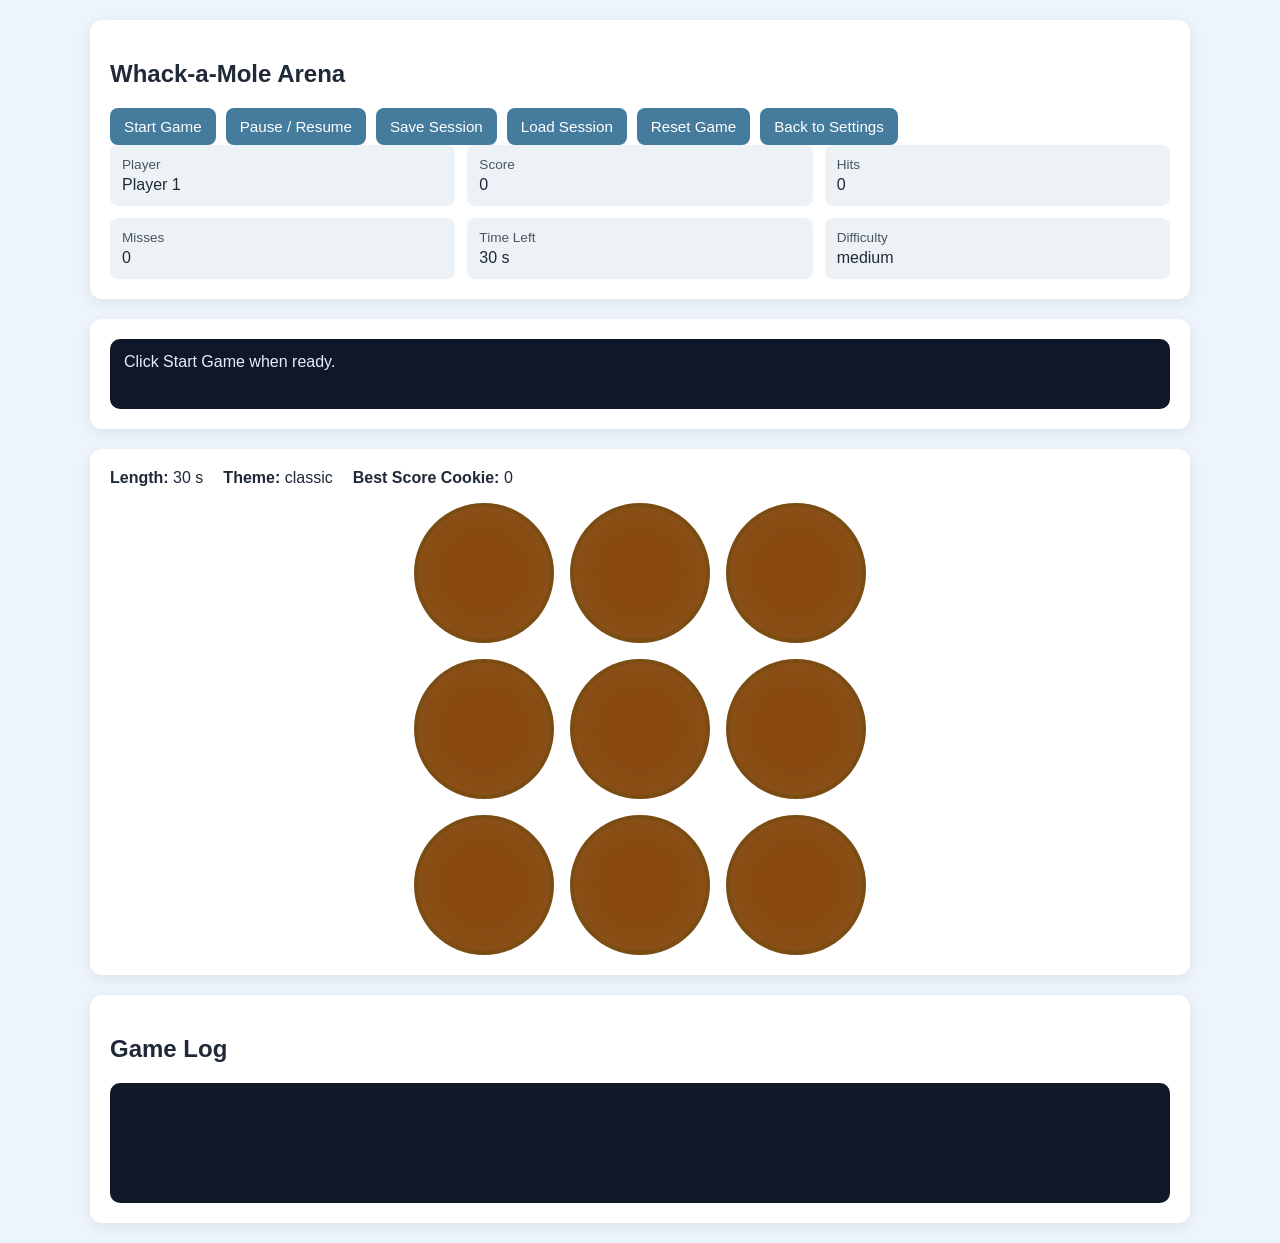
<file: game.html>
<!DOCTYPE html>
<html lang="en">

<head>
    <meta charset="UTF-8" />
    <meta name="viewport" content="width=device-width, initial-scale=1.0" />
    <title>Whack-a-Mole Game</title>
    <link rel="stylesheet" href="styles.css" />
</head>

<body>
    <main class="game-window-wrap">
        <section class="card">
            <h1>Whack-a-Mole Arena</h1>

            <div class="button-row">
                <button id="startBtn" type="button">Start Game</button>
                <button id="pauseBtn" type="button">Pause / Resume</button>
                <button id="saveBtn" type="button">Save Session</button>
                <button id="loadBtn" type="button">Load Session</button>
                <button id="resetBtn" type="button">Reset Game</button>
                <button id="backBtn" type="button">Back to Settings</button>
            </div>

            <div class="stats-grid game-stats-grid">
                <div class="stat-box">
                    <span class="label">Player</span>
                    <span id="displayPlayer">-</span>
                </div>
                <div class="stat-box">
                    <span class="label">Score</span>
                    <span id="displayScore">0</span>
                </div>
                <div class="stat-box">
                    <span class="label">Hits</span>
                    <span id="displayHits">0</span>
                </div>
                <div class="stat-box">
                    <span class="label">Misses</span>
                    <span id="displayMisses">0</span>
                </div>
                <div class="stat-box">
                    <span class="label">Time Left</span>
                    <span id="displayTimeLeft">0 s</span>
                </div>
                <div class="stat-box">
                    <span class="label">Difficulty</span>
                    <span id="displayDifficulty">-</span>
                </div>
            </div>
        </section>

        <section class="card">
            <div id="messageArea" class="message-area">Click Start Game when ready.</div>
        </section>

        <section class="card">
            <div id="boardInfo" class="board-info">
                <span><strong>Length:</strong> <span id="displayGameLength">-</span></span>
                <span><strong>Theme:</strong> <span id="displayTheme">-</span></span>
                <span><strong>Best Score Cookie:</strong> <span id="displayBestScore">0</span></span>
            </div>

            <div id="moleGrid" class="mole-grid">
                <button class="mole-hole" data-index="0"><span class="mole"> </span></button>
                <button class="mole-hole" data-index="1"><span class="mole"> </span></button>
                <button class="mole-hole" data-index="2"><span class="mole"> </span></button>
                <button class="mole-hole" data-index="3"><span class="mole"> </span></button>
                <button class="mole-hole" data-index="4"><span class="mole"> </span></button>
                <button class="mole-hole" data-index="5"><span class="mole"> </span></button>
                <button class="mole-hole" data-index="6"><span class="mole"> </span></button>
                <button class="mole-hole" data-index="7"><span class="mole"> </span></button>
                <button class="mole-hole" data-index="8"><span class="mole"> </span></button>
            </div>
        </section>

        <section class="card">
            <h2>Game Log</h2>
            <div id="logArea" class="log-area"></div>
        </section>
    </main>

    <script src="game.js"></script>
</body>

</html>
</file>
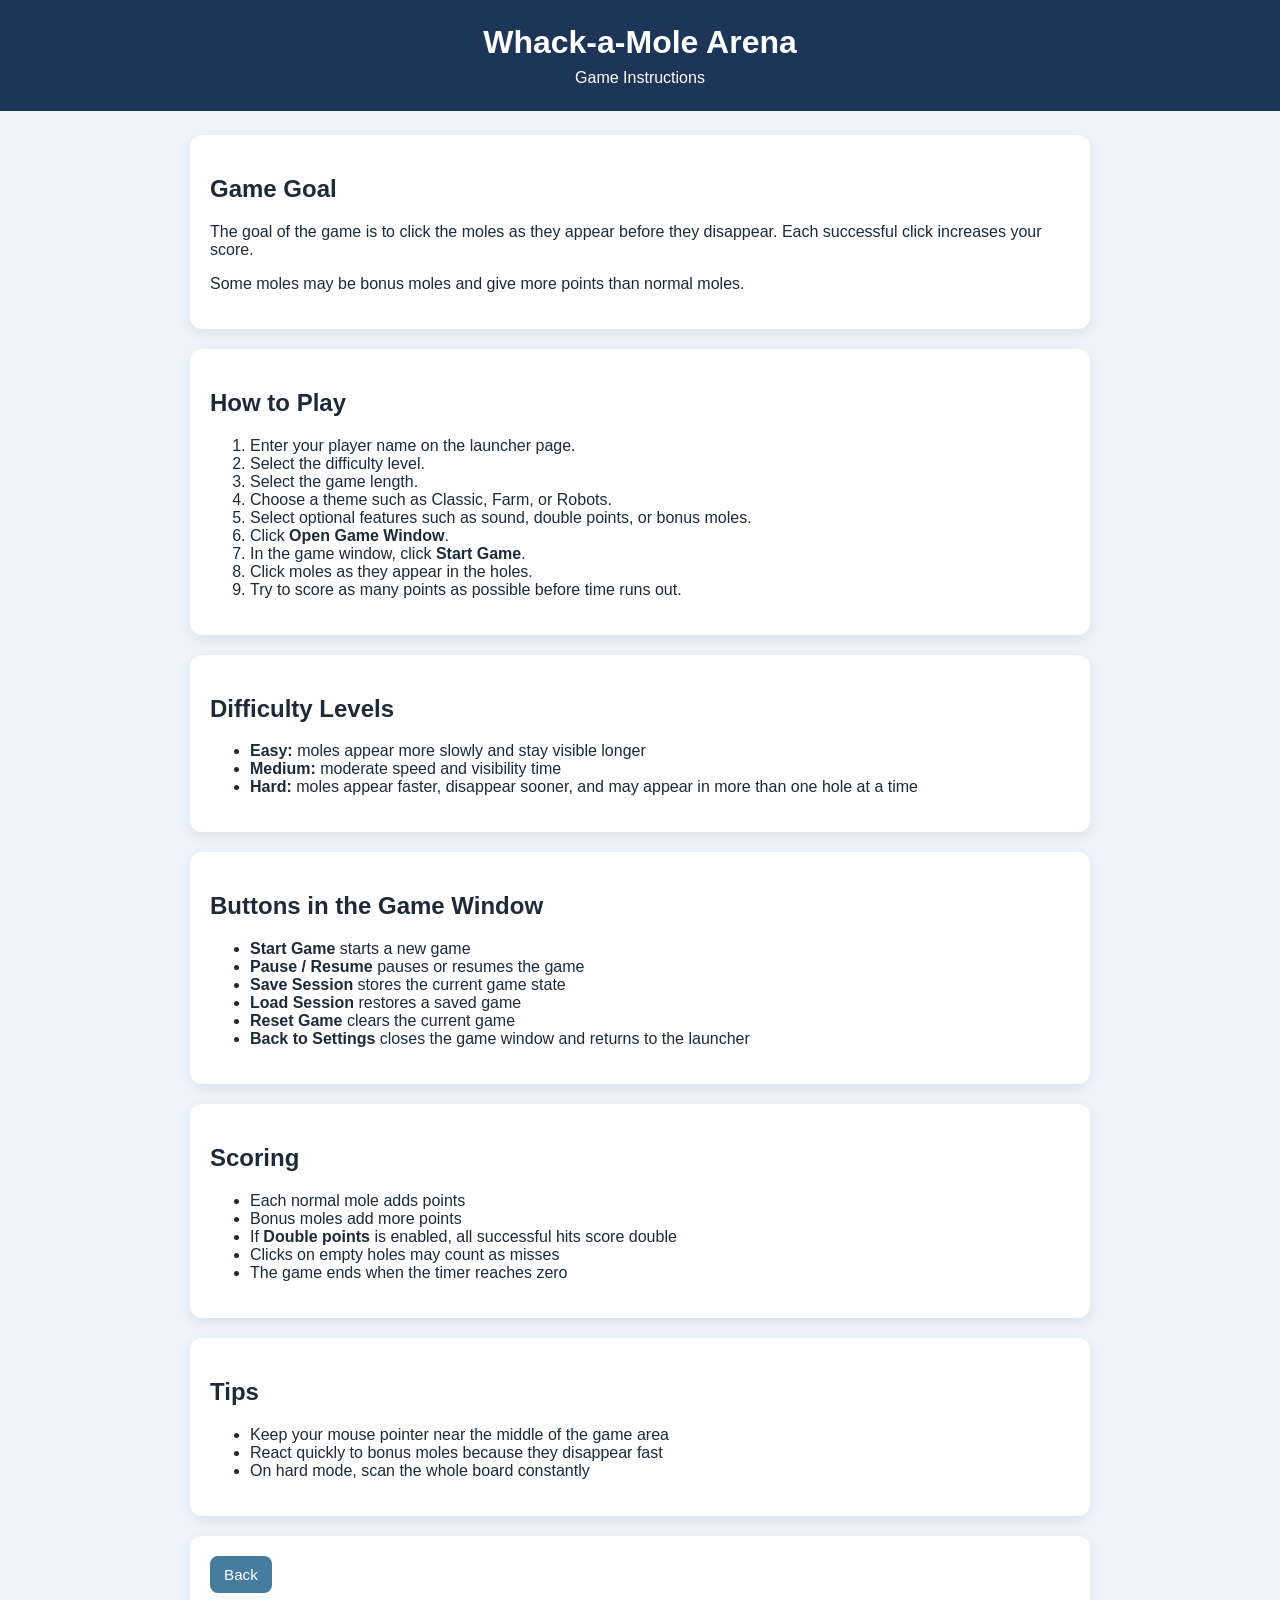
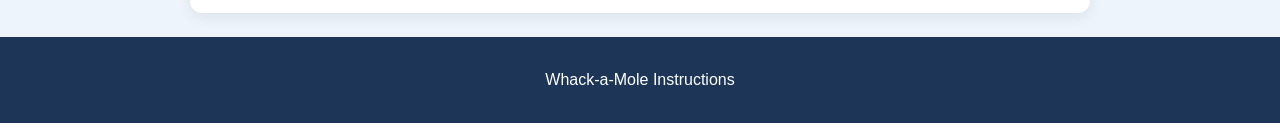
<file: instructions.html>
<!doctype html>
<html lang="en">
  <head>
    <meta charset="UTF-8" />
    <meta name="viewport" content="width=device-width, initial-scale=1.0" />
    <title>Whack-a-Mole Instructions</title>
    <link rel="stylesheet" href="styles.css" />
  </head>
  <body>
    <header class="page-header">
      <h1>Whack-a-Mole Arena</h1>
      <p>Game Instructions</p>
    </header>

    <main class="container">
      <section class="card">
        <h2>Game Goal</h2>
        <p>
          The goal of the game is to click the moles as they appear before they
          disappear. Each successful click increases your score.
        </p>
        <p>
          Some moles may be bonus moles and give more points than normal moles.
        </p>
      </section>

      <section class="card">
        <h2>How to Play</h2>
        <ol>
          <li>Enter your player name on the launcher page.</li>
          <li>Select the difficulty level.</li>
          <li>Select the game length.</li>
          <li>Choose a theme such as Classic, Farm, or Robots.</li>
          <li>
            Select optional features such as sound, double points, or bonus
            moles.
          </li>
          <li>Click <strong>Open Game Window</strong>.</li>
          <li>In the game window, click <strong>Start Game</strong>.</li>
          <li>Click moles as they appear in the holes.</li>
          <li>Try to score as many points as possible before time runs out.</li>
        </ol>
      </section>

      <section class="card">
        <h2>Difficulty Levels</h2>
        <ul>
          <li>
            <strong>Easy:</strong> moles appear more slowly and stay visible
            longer
          </li>
          <li><strong>Medium:</strong> moderate speed and visibility time</li>
          <li>
            <strong>Hard:</strong> moles appear faster, disappear sooner, and
            may appear in more than one hole at a time
          </li>
        </ul>
      </section>

      <section class="card">
        <h2>Buttons in the Game Window</h2>
        <ul>
          <li><strong>Start Game</strong> starts a new game</li>
          <li><strong>Pause / Resume</strong> pauses or resumes the game</li>
          <li><strong>Save Session</strong> stores the current game state</li>
          <li><strong>Load Session</strong> restores a saved game</li>
          <li><strong>Reset Game</strong> clears the current game</li>
          <li>
            <strong>Back to Settings</strong> closes the game window and returns
            to the launcher
          </li>
        </ul>
      </section>

      <section class="card">
        <h2>Scoring</h2>
        <ul>
          <li>Each normal mole adds points</li>
          <li>Bonus moles add more points</li>
          <li>
            If <strong>Double points</strong> is enabled, all successful hits
            score double
          </li>
          <li>Clicks on empty holes may count as misses</li>
          <li>The game ends when the timer reaches zero</li>
        </ul>
      </section>

      <section class="card">
        <h2>Tips</h2>
        <ul>
          <li>Keep your mouse pointer near the middle of the game area</li>
          <li>React quickly to bonus moles because they disappear fast</li>
          <li>On hard mode, scan the whole board constantly</li>
        </ul>
      </section>

      <section class="card">
        <div class="button-row">
          <button type="button" onclick="window.location.href = 'index.html'">
            Back
          </button>
        </div>
      </section>
    </main>

    <footer class="page-footer">
      <p>Whack-a-Mole Instructions</p>
    </footer>
  </body>
</html>
</file>
<file: styles.css>
* {
    box-sizing: border-box;
}

body {
    margin: 0;
    font-family: Arial, Helvetica, sans-serif;
    background-color: #eef4fb;
    color: #1f2937;
}

.page-header {
    text-align: center;
    background-color: #1d3557;
    color: white;
    padding: 24px 16px;
}

.page-header h1 {
    margin: 0 0 8px 0;
}

.page-header p {
    margin: 0;
}

.container {
    width: min(900px, 95%);
    margin: 24px auto;
}

.game-window-wrap {
    width: min(1100px, 96%);
    margin: 20px auto;
}

.card {
    background-color: white;
    border-radius: 12px;
    padding: 20px;
    margin-bottom: 20px;
    box-shadow: 0 4px 14px rgba(0, 0, 0, 0.08);
}

.form-row {
    display: grid;
    gap: 8px;
    margin-bottom: 14px;
}

.form-row input,
.form-row select {
    padding: 10px;
    border: 1px solid #bcc7d3;
    border-radius: 8px;
    font-size: 1rem;
}

fieldset {
    border: 1px solid #cfd8e3;
    border-radius: 10px;
    margin-bottom: 16px;
    padding: 14px;
}

legend {
    font-weight: bold;
    padding: 0 6px;
}

.option-line {
    display: block;
    margin-bottom: 8px;
}

.button-row {
    display: flex;
    flex-wrap: wrap;
    gap: 10px;
}

button {
    padding: 10px 14px;
    border: none;
    border-radius: 8px;
    background-color: #457b9d;
    color: white;
    cursor: pointer;
    font-size: 0.95rem;
}

button:hover {
    background-color: #355f79;
}

button:disabled {
    background-color: #8da3b3;
    cursor: not-allowed;
}

.preview-box {
    margin-top: 18px;
    background-color: #eef5ff;
    border-radius: 10px;
    padding: 14px;
}

.stats-grid {
    display: grid;
    gap: 12px;
}

.game-stats-grid {
    grid-template-columns: repeat(3, 1fr);
}

.stat-box {
    background-color: #edf2f7;
    border-radius: 8px;
    padding: 12px;
}

.label {
    display: block;
    font-size: 0.85rem;
    color: #4b5563;
    margin-bottom: 4px;
}

.board-info {
    display: flex;
    flex-wrap: wrap;
    gap: 20px;
    margin-bottom: 16px;
}

.mole-grid {
    display: grid;
    grid-template-columns: repeat(3, 140px);
    gap: 16px;
    justify-content: center;
}

.mole-hole {
    width: 140px;
    height: 140px;
    border-radius: 50%;
    border: 4px solid #794c12d5;
    background: radial-gradient(circle at center, #884810 35%, #8a551a 100%);
    position: relative;
    overflow: hidden;
    padding: 0;
}

.mole-hole:disabled {
    cursor: default;
}

.mole {
    position: absolute;
    left: 50%;
    bottom: -90px;
    transform: translateX(-50%);
    width: 90px;
    height: 90px;
    border-radius: 50%;
    background: #8b5e3c;
    transition: bottom 0.15s ease;
    display: grid;
    place-items: center;
    font-size: 2rem;
    color: white;
    user-select: none;
}

.mole::before,
.mole::after {
    content: "";
    position: absolute;
    top: 28px;
    width: 10px;
    height: 10px;
    background: black;
    border-radius: 50%;
}

.mole::before {
    left: 22px;
}

.mole::after {
    right: 22px;
}

.mole.up {
    bottom: 18px;
}

.mole.bonus {
    background: #d97706;
}

.mole.classic::after,
.mole.classic::before,
.mole.farm::after,
.mole.farm::before,
.mole.robots::after,
.mole.robots::before {
    display: block;
}

.mole.farm {
    background: #a16207;
}

.mole.robots {
    background: #475569;
    border-radius: 12px;
}

.message-area {
    min-height: 70px;
    background: #0f172a;
    color: #e5eefc;
    border-radius: 10px;
    padding: 14px;
    white-space: pre-line;
}

.log-area {
    min-height: 120px;
    max-height: 240px;
    overflow-y: auto;
    background: #111827;
    color: #f9fafb;
    border-radius: 10px;
    padding: 14px;
    white-space: pre-line;
}

.log-entry {
    border-bottom: 1px solid rgba(255, 255, 255, 0.12);
    padding-bottom: 8px;
    margin-bottom: 8px;
}

.page-footer {
    text-align: center;
    padding: 18px;
    background-color: #1d3557;
    color: white;
    margin-top: 24px;
}

@media (max-width: 800px) {
    .game-stats-grid {
        grid-template-columns: 1fr;
    }

    .mole-grid {
        grid-template-columns: repeat(3, 90px);
        gap: 10px;
    }

    .mole-hole {
        width: 90px;
        height: 90px;
    }

    .mole {
        width: 58px;
        height: 58px;
        bottom: -58px;
        font-size: 1.2rem;
    }

    .mole.up {
        bottom: 12px;
    }
}
</file>
